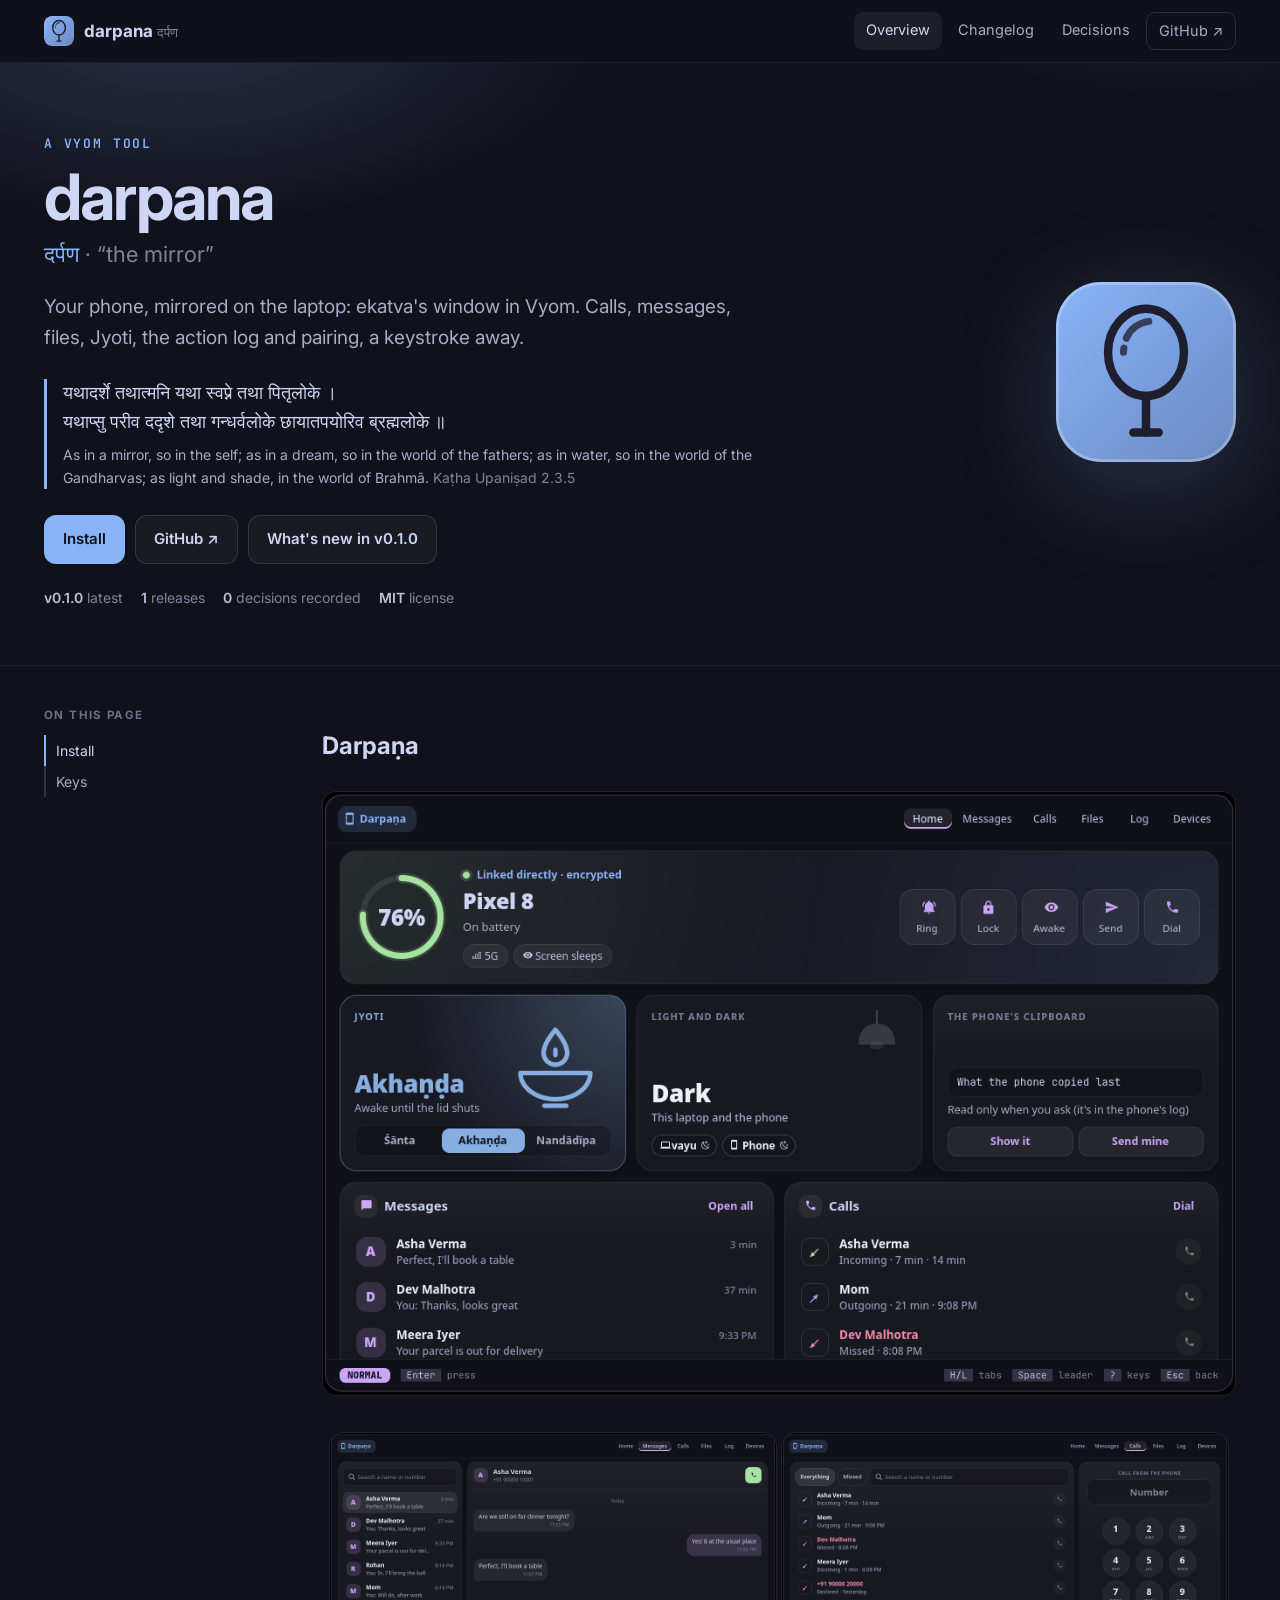
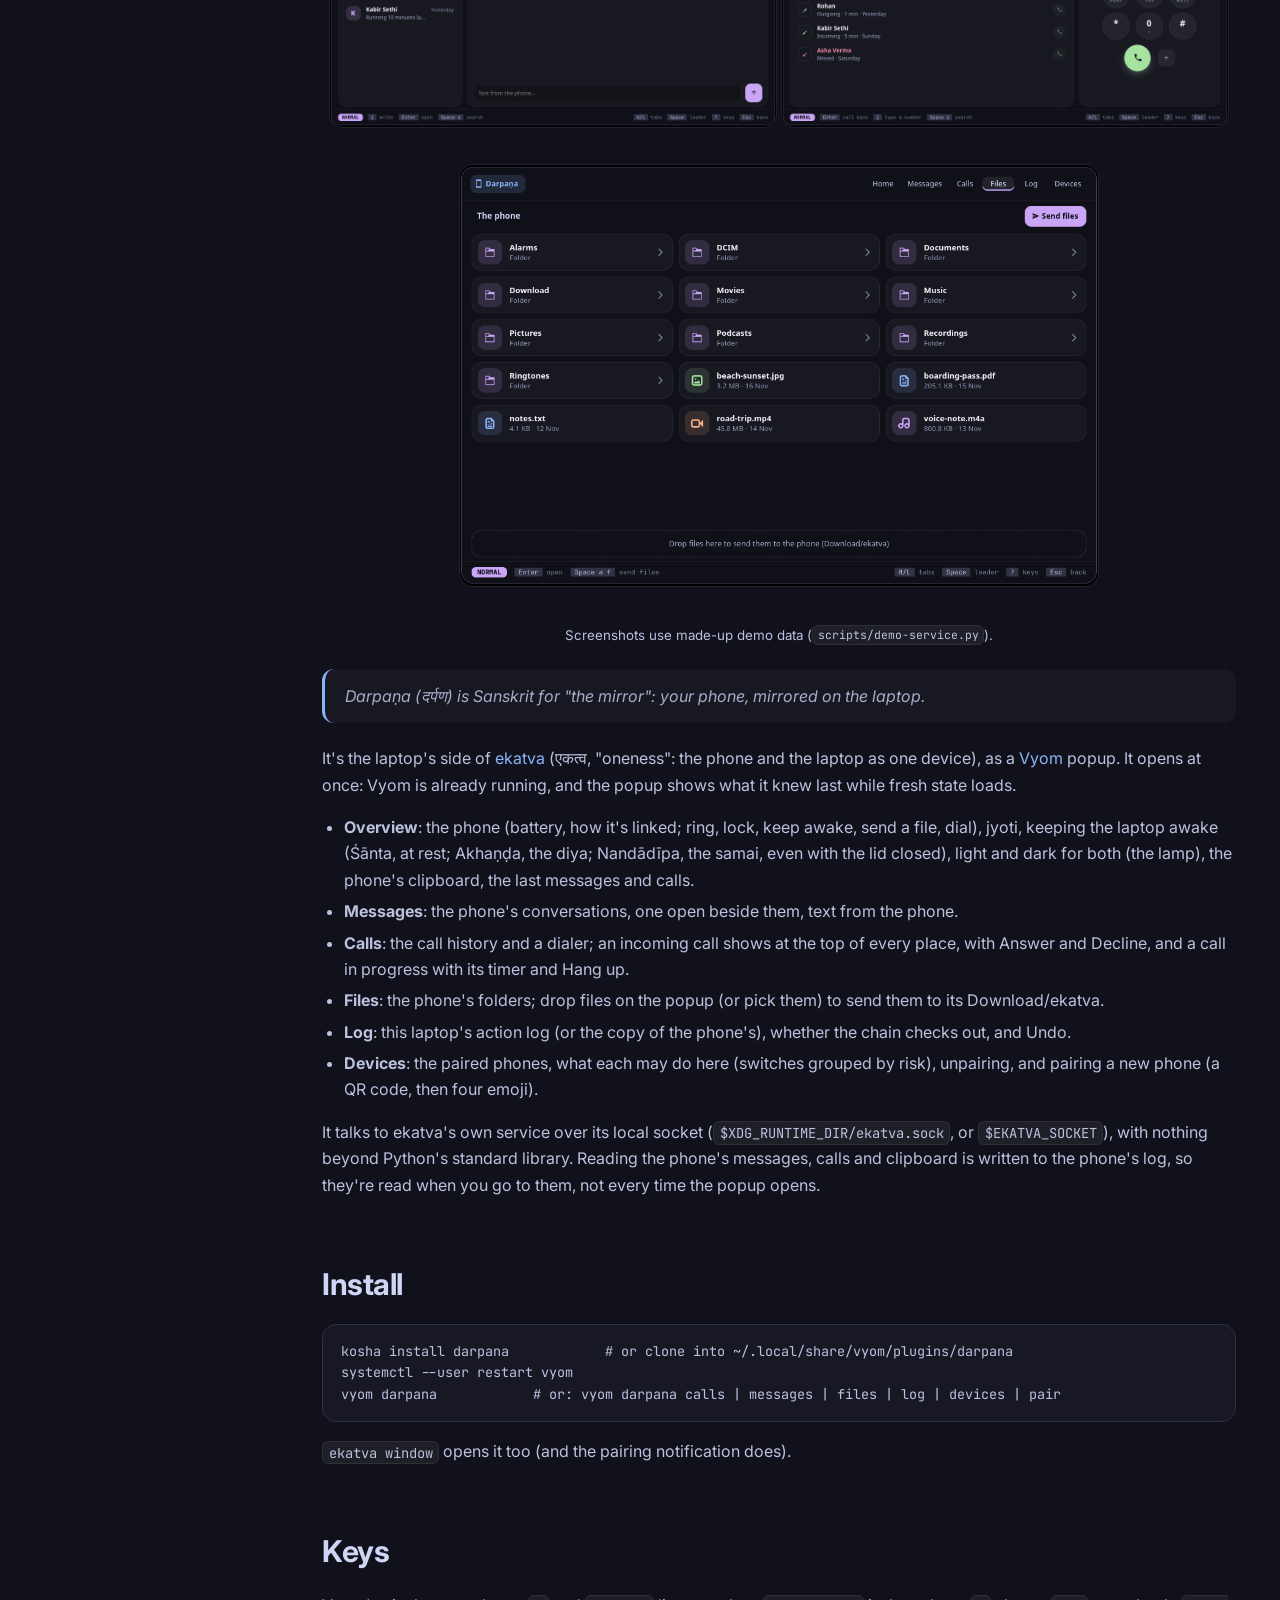
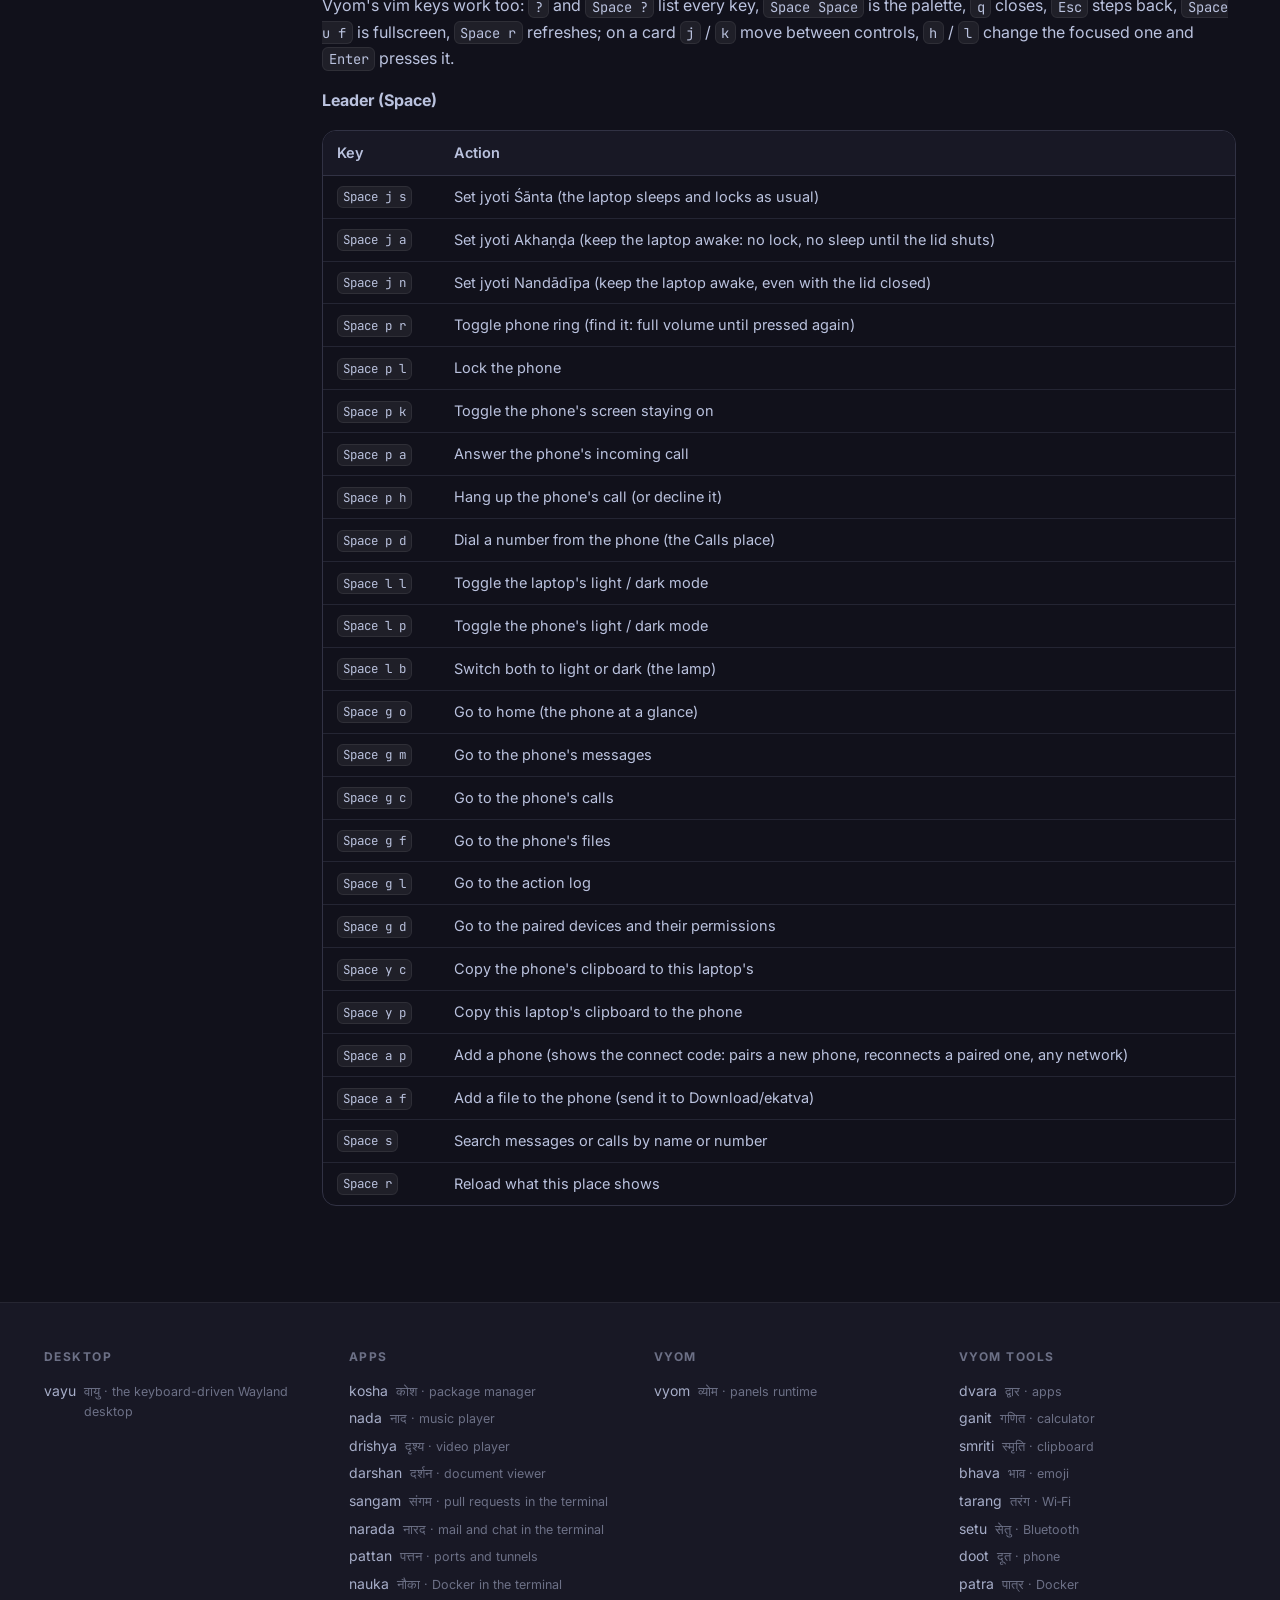
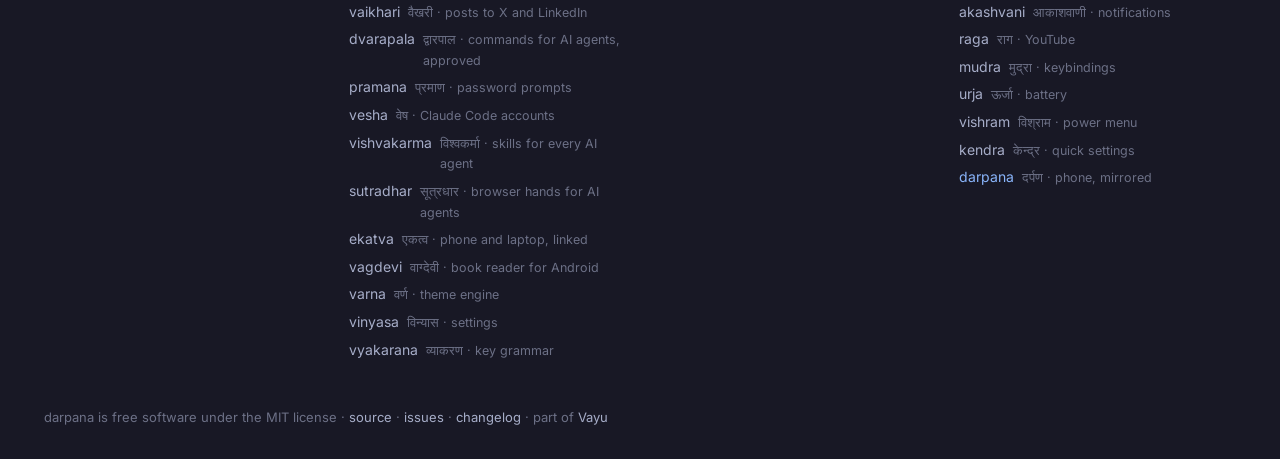
<file: docs/index.html>
<!doctype html>
<html lang="en">
<head>
<meta charset="utf-8">
<meta name="viewport" content="width=device-width, initial-scale=1">
<title>darpana · Your phone, mirrored on the laptop: ekatva&#x27;s window in Vyom. Calls, messages, files, Jyoti, the action log and pairing, a keystroke away.</title>
<meta name="description" content="Your phone, mirrored on the laptop: ekatva&#x27;s window in Vyom. Calls, messages, files, Jyoti, the action log and pairing, a keystroke away.">
<meta property="og:title" content="darpana · Your phone, mirrored on the laptop: ekatva&#x27;s window in Vyom. Calls, messages, files, Jyoti, the action log and pairing, a keystroke away.">
<meta property="og:description" content="Your phone, mirrored on the laptop: ekatva&#x27;s window in Vyom. Calls, messages, files, Jyoti, the action log and pairing, a keystroke away.">
<meta name="theme-color" content="#11111b">
<link rel="icon" href="assets/logo.svg" type="image/svg+xml">
<link rel="preconnect" href="https://fonts.googleapis.com">
<link href="https://fonts.googleapis.com/css2?family=Inter:wght@400;500;600;700;800&family=JetBrains+Mono:wght@400;600&display=swap" rel="stylesheet">
<link rel="stylesheet" href="assets/site.css">
<style>:root{--accent:#89b4fa;--glow:#89b4fa33}</style>
</head>
<body>
<header class="top"><div class="in">
<a class="brand" href="index.html"><img src="assets/logo.svg" alt=""><span>darpana <small>दर्पण</small></span></a>
<nav><a href="index.html" class="on">Overview</a><a href="changelog.html" class="">Changelog</a><a href="adr/index.html" class=" hide">Decisions</a><a class="gh" href="https://github.com/Theyashsawarkar/darpana">GitHub ↗</a></nav></div></header>
<section class="hero"><div class="in"><div>
<div class="eyebrow">a Vyom tool</div>
<h1>darpana</h1>
<div class="sa">दर्पण <span>· “the mirror”</span></div>
<p class="lead">Your phone, mirrored on the laptop: ekatva&#x27;s window in Vyom. Calls, messages, files, Jyoti, the action log and pairing, a keystroke away.</p>
<figure class="shloka"><p lang="sa">यथादर्शे तथात्मनि यथा स्वप्ने तथा पितृलोके ।<br>यथाप्सु परीव ददृशे तथा गन्धर्वलोके छायातपयोरिव ब्रह्मलोके ॥</p><figcaption>As in a mirror, so in the self; as in a dream, so in the world of the fathers; as in water, so in the world of the Gandharvas; as light and shade, in the world of Brahmā. <cite>Kaṭha Upaniṣad 2.3.5</cite></figcaption></figure>
<div class="cta"><a class="btn primary" href="#install">Install</a><a class="btn" href="https://github.com/Theyashsawarkar/darpana">GitHub ↗</a>
<a class="btn" href="changelog.html">What's new in v0.1.0</a></div>
<div class="meta"><span><b>v0.1.0</b> latest</span><span><b>1</b> releases</span><span><b>0</b> decisions recorded</span><span><b>MIT</b> license</span></div>
</div><img class="logo" src="assets/logo.svg" alt="darpana logo"></div></section>
<div class="wrap"><aside class="toc"><b>On this page</b><a class="l2" href="#install">Install</a><a class="l2" href="#keys">Keys</a></aside><article>
<h1 id="darpaṇa"><a class="anchor" href="#darpaṇa">#</a>Darpaṇa</h1>
<p align="center">
  <img alt="Darpaṇa: the phone at a glance (battery, link, ring, lock), Jyoti with its lamp, light and dark, the phone's clipboard, the last messages and calls" src="assets/screenshots/home.png" width="100%">
</p>
<p align="center">
  <img alt="Messages: the phone's conversations with search, one open, a box to text from the phone" src="assets/screenshots/messages.png" width="49%">
  <img alt="Calls: the call history with search and a dialer" src="assets/screenshots/calls.png" width="49%">
</p>
<p align="center">
  <img alt="Files: the phone's folders and files as cards, sending files to it" src="assets/screenshots/files.png" width="70%">
</p>
<p align="center"><sub>Screenshots use made-up demo data (<code>scripts/demo-service.py</code>).</sub></p>
<blockquote><p><em>Darpaṇa</em> (दर्पण) is Sanskrit for "the mirror": your phone, mirrored on the laptop.</p></blockquote>
<p>It's the laptop's side of <a href="https://github.com/Theyashsawarkar/ekatva">ekatva</a> (एकत्व, "oneness": the phone and the laptop as one device), as a <a href="https://github.com/Theyashsawarkar/vyom">Vyom</a> popup. It opens at once: Vyom is already running, and the popup shows what it knew last while fresh state loads.</p>
<ul><li><strong>Overview</strong>: the phone (battery, how it's linked; ring, lock, keep awake, send a file, dial), jyoti, keeping the laptop awake (Śānta, at rest; Akhaṇḍa, the diya; Nandādīpa, the samai, even with the lid closed), light and dark for both (the lamp), the phone's clipboard, the last messages and calls.</li><li><strong>Messages</strong>: the phone's conversations, one open beside them, text from the phone.</li><li><strong>Calls</strong>: the call history and a dialer; an incoming call shows at the top of every place, with Answer and Decline, and a call in progress with its timer and Hang up.</li><li><strong>Files</strong>: the phone's folders; drop files on the popup (or pick them) to send them to its Download/ekatva.</li><li><strong>Log</strong>: this laptop's action log (or the copy of the phone's), whether the chain checks out, and Undo.</li><li><strong>Devices</strong>: the paired phones, what each may do here (switches grouped by risk), unpairing, and pairing a new phone (a QR code, then four emoji).</li></ul>
<p>It talks to ekatva's own service over its local socket (<code>$XDG_RUNTIME_DIR/ekatva.sock</code>, or <code>$EKATVA_SOCKET</code>), with nothing beyond Python's standard library. Reading the phone's messages, calls and clipboard is written to the phone's log, so they're read when you go to them, not every time the popup opens.</p>
<h2 id="install"><a class="anchor" href="#install">#</a>Install</h2>
<pre class="code" data-lang="sh"><code>kosha install darpana            # or clone into ~/.local/share/vyom/plugins/darpana
systemctl --user restart vyom
vyom darpana            # or: vyom darpana calls | messages | files | log | devices | pair</code></pre>
<p><code>ekatva window</code> opens it too (and the pairing notification does).</p>
<h2 id="keys"><a class="anchor" href="#keys">#</a>Keys</h2>
<!-- KEYS (generated by scripts/keybinds.py from darpana/vim.py) -->
<p>Vyom's vim keys work too: <code>?</code> and <code>Space ?</code> list every key, <code>Space Space</code> is the palette, <code>q</code> closes, <code>Esc</code> steps back, <code>Space u f</code> is fullscreen, <code>Space r</code> refreshes; on a card <code>j</code> / <code>k</code> move between controls, <code>h</code> / <code>l</code> change the focused one and <code>Enter</code> presses it.</p>
<p><strong>Leader (Space)</strong></p>
<div class="table"><table><thead><tr><th>Key</th><th>Action</th></tr></thead><tbody><tr><td><code>Space j s</code></td><td>Set jyoti Śānta (the laptop sleeps and locks as usual)</td></tr><tr><td><code>Space j a</code></td><td>Set jyoti Akhaṇḍa (keep the laptop awake: no lock, no sleep until the lid shuts)</td></tr><tr><td><code>Space j n</code></td><td>Set jyoti Nandādīpa (keep the laptop awake, even with the lid closed)</td></tr><tr><td><code>Space p r</code></td><td>Toggle phone ring (find it: full volume until pressed again)</td></tr><tr><td><code>Space p l</code></td><td>Lock the phone</td></tr><tr><td><code>Space p k</code></td><td>Toggle the phone's screen staying on</td></tr><tr><td><code>Space p a</code></td><td>Answer the phone's incoming call</td></tr><tr><td><code>Space p h</code></td><td>Hang up the phone's call (or decline it)</td></tr><tr><td><code>Space p d</code></td><td>Dial a number from the phone (the Calls place)</td></tr><tr><td><code>Space l l</code></td><td>Toggle the laptop's light / dark mode</td></tr><tr><td><code>Space l p</code></td><td>Toggle the phone's light / dark mode</td></tr><tr><td><code>Space l b</code></td><td>Switch both to light or dark (the lamp)</td></tr><tr><td><code>Space g o</code></td><td>Go to home (the phone at a glance)</td></tr><tr><td><code>Space g m</code></td><td>Go to the phone's messages</td></tr><tr><td><code>Space g c</code></td><td>Go to the phone's calls</td></tr><tr><td><code>Space g f</code></td><td>Go to the phone's files</td></tr><tr><td><code>Space g l</code></td><td>Go to the action log</td></tr><tr><td><code>Space g d</code></td><td>Go to the paired devices and their permissions</td></tr><tr><td><code>Space y c</code></td><td>Copy the phone's clipboard to this laptop's</td></tr><tr><td><code>Space y p</code></td><td>Copy this laptop's clipboard to the phone</td></tr><tr><td><code>Space a p</code></td><td>Add a phone (shows the connect code: pairs a new phone, reconnects a paired one, any network)</td></tr><tr><td><code>Space a f</code></td><td>Add a file to the phone (send it to Download/ekatva)</td></tr><tr><td><code>Space s</code></td><td>Search messages or calls by name or number</td></tr><tr><td><code>Space r</code></td><td>Reload what this place shows</td></tr></tbody></table></div>
<!-- END KEYS -->
</article></div>
<footer><div class="in"><div><h4>Desktop</h4><a href="https://vayu.theyashsawarkar.dev/" class="">vayu <span>वायु · the keyboard-driven Wayland desktop</span></a></div><div><h4>Apps</h4><a href="https://kosha.theyashsawarkar.dev/" class="">kosha <span>कोश · package manager</span></a><a href="https://nada.theyashsawarkar.dev/" class="">nada <span>नाद · music player</span></a><a href="https://drishya.theyashsawarkar.dev/" class="">drishya <span>दृश्य · video player</span></a><a href="https://darshan.theyashsawarkar.dev/" class="">darshan <span>दर्शन · document viewer</span></a><a href="https://sangam.theyashsawarkar.dev/" class="">sangam <span>संगम · pull requests in the terminal</span></a><a href="https://narada.theyashsawarkar.dev/" class="">narada <span>नारद · mail and chat in the terminal</span></a><a href="https://pattan.theyashsawarkar.dev/" class="">pattan <span>पत्तन · ports and tunnels</span></a><a href="https://nauka.theyashsawarkar.dev/" class="">nauka <span>नौका · Docker in the terminal</span></a><a href="https://vaikhari.theyashsawarkar.dev/" class="">vaikhari <span>वैखरी · posts to X and LinkedIn</span></a><a href="https://dvarapala.theyashsawarkar.dev/" class="">dvarapala <span>द्वारपाल · commands for AI agents, approved</span></a><a href="https://pramana.theyashsawarkar.dev/" class="">pramana <span>प्रमाण · password prompts</span></a><a href="https://vesha.theyashsawarkar.dev/" class="">vesha <span>वेष · Claude Code accounts</span></a><a href="https://vishvakarma.theyashsawarkar.dev/" class="">vishvakarma <span>विश्वकर्मा · skills for every AI agent</span></a><a href="https://sutradhar.theyashsawarkar.dev/" class="">sutradhar <span>सूत्रधार · browser hands for AI agents</span></a><a href="https://ekatva.theyashsawarkar.dev/" class="">ekatva <span>एकत्व · phone and laptop, linked</span></a><a href="https://vagdevi.theyashsawarkar.dev/" class="">vagdevi <span>वाग्देवी · book reader for Android</span></a><a href="https://varna.theyashsawarkar.dev/" class="">varna <span>वर्ण · theme engine</span></a><a href="https://vinyasa.theyashsawarkar.dev/" class="">vinyasa <span>विन्यास · settings</span></a><a href="https://vyakarana.theyashsawarkar.dev/" class="">vyakarana <span>व्याकरण · key grammar</span></a></div><div><h4>Vyom</h4><a href="https://vyom.theyashsawarkar.dev/" class="">vyom <span>व्योम · panels runtime</span></a></div><div><h4>Vyom tools</h4><a href="https://dvara.theyashsawarkar.dev/" class="">dvara <span>द्वार · apps</span></a><a href="https://ganit.theyashsawarkar.dev/" class="">ganit <span>गणित · calculator</span></a><a href="https://smriti.theyashsawarkar.dev/" class="">smriti <span>स्मृति · clipboard</span></a><a href="https://bhava.theyashsawarkar.dev/" class="">bhava <span>भाव · emoji</span></a><a href="https://tarang.theyashsawarkar.dev/" class="">tarang <span>तरंग · Wi‑Fi</span></a><a href="https://setu.theyashsawarkar.dev/" class="">setu <span>सेतु · Bluetooth</span></a><a href="https://doot.theyashsawarkar.dev/" class="">doot <span>दूत · phone</span></a><a href="https://patra.theyashsawarkar.dev/" class="">patra <span>पात्र · Docker</span></a><a href="https://akashvani.theyashsawarkar.dev/" class="">akashvani <span>आकाशवाणी · notifications</span></a><a href="https://raga.theyashsawarkar.dev/" class="">raga <span>राग · YouTube</span></a><a href="https://mudra.theyashsawarkar.dev/" class="">mudra <span>मुद्रा · keybindings</span></a><a href="https://urja.theyashsawarkar.dev/" class="">urja <span>ऊर्जा · battery</span></a><a href="https://vishram.theyashsawarkar.dev/" class="">vishram <span>विश्राम · power menu</span></a><a href="https://kendra.theyashsawarkar.dev/" class="">kendra <span>केन्द्र · quick settings</span></a><a href="https://darpana.theyashsawarkar.dev/" class="me">darpana <span>दर्पण · phone, mirrored</span></a></div></div>
<div class="bottom">darpana is free software under the MIT license · <a href="https://github.com/Theyashsawarkar/darpana">source</a> · <a href="https://github.com/Theyashsawarkar/darpana/issues">issues</a> · <a href="changelog.html">changelog</a> · part of <a href="https://vayu.theyashsawarkar.dev/">Vayu</a></div></footer>
<script>
document.querySelectorAll('pre.code').forEach(p=>{const b=document.createElement('button');b.className='copy';b.textContent='Copy';
b.onclick=()=>{navigator.clipboard.writeText(p.innerText.replace(/^Copy/,'')).then(()=>{b.textContent='Copied';setTimeout(()=>b.textContent='Copy',1200)})};p.appendChild(b)});
const links=[...document.querySelectorAll('.toc a')];if(links.length){const hs=links.map(a=>document.getElementById(a.hash.slice(1))).filter(Boolean);
const on=()=>{let cur=hs[0];for(const h of hs){if(h.getBoundingClientRect().top<120)cur=h}links.forEach(a=>a.classList.toggle('on',cur&&a.hash==='#'+cur.id))};
addEventListener('scroll',on,{passive:true});on()}
</script>
</body>
</html>
</file>
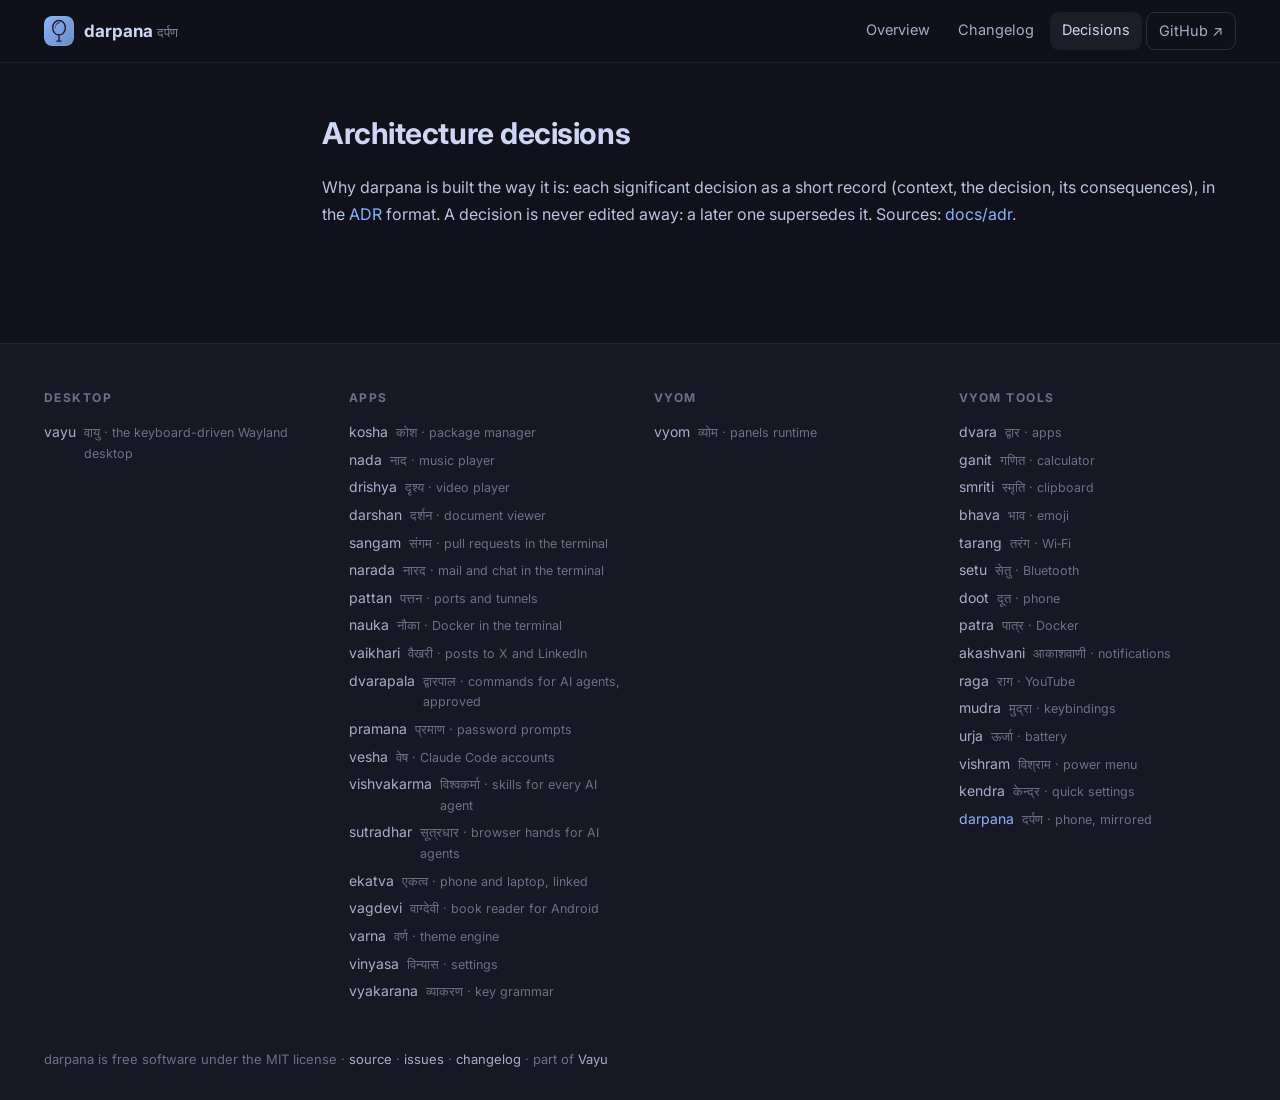
<file: docs/adr/index.html>
<!doctype html>
<html lang="en">
<head>
<meta charset="utf-8">
<meta name="viewport" content="width=device-width, initial-scale=1">
<title>Decisions · darpana</title>
<meta name="description" content="Your phone, mirrored on the laptop: ekatva&#x27;s window in Vyom. Calls, messages, files, Jyoti, the action log and pairing, a keystroke away.">
<meta property="og:title" content="Decisions · darpana">
<meta property="og:description" content="Your phone, mirrored on the laptop: ekatva&#x27;s window in Vyom. Calls, messages, files, Jyoti, the action log and pairing, a keystroke away.">
<meta name="theme-color" content="#11111b">
<link rel="icon" href="../assets/logo.svg" type="image/svg+xml">
<link rel="preconnect" href="https://fonts.googleapis.com">
<link href="https://fonts.googleapis.com/css2?family=Inter:wght@400;500;600;700;800&family=JetBrains+Mono:wght@400;600&display=swap" rel="stylesheet">
<link rel="stylesheet" href="../assets/site.css">
<style>:root{--accent:#89b4fa;--glow:#89b4fa33}</style>
</head>
<body>
<header class="top"><div class="in">
<a class="brand" href="../index.html"><img src="../assets/logo.svg" alt=""><span>darpana <small>दर्पण</small></span></a>
<nav><a href="../index.html" class="">Overview</a><a href="../changelog.html" class="">Changelog</a><a href="../adr/index.html" class="on hide">Decisions</a><a class="gh" href="https://github.com/Theyashsawarkar/darpana">GitHub ↗</a></nav></div></header>

<div class="wrap"><aside class="toc"></aside><article>
<h2>Architecture decisions</h2><p>Why darpana is built the way it is: each significant decision as a short record (context, the decision, its consequences), in the <a href="https://cognitect.com/blog/2011/11/15/documenting-architecture-decisions">ADR</a> format. A decision is never edited away: a later one supersedes it. Sources: <a href="https://github.com/Theyashsawarkar/darpana/tree/main/docs/adr">docs/adr</a>.</p><div class="cards"></div>
</article></div>
<footer><div class="in"><div><h4>Desktop</h4><a href="https://vayu.theyashsawarkar.dev/" class="">vayu <span>वायु · the keyboard-driven Wayland desktop</span></a></div><div><h4>Apps</h4><a href="https://kosha.theyashsawarkar.dev/" class="">kosha <span>कोश · package manager</span></a><a href="https://nada.theyashsawarkar.dev/" class="">nada <span>नाद · music player</span></a><a href="https://drishya.theyashsawarkar.dev/" class="">drishya <span>दृश्य · video player</span></a><a href="https://darshan.theyashsawarkar.dev/" class="">darshan <span>दर्शन · document viewer</span></a><a href="https://sangam.theyashsawarkar.dev/" class="">sangam <span>संगम · pull requests in the terminal</span></a><a href="https://narada.theyashsawarkar.dev/" class="">narada <span>नारद · mail and chat in the terminal</span></a><a href="https://pattan.theyashsawarkar.dev/" class="">pattan <span>पत्तन · ports and tunnels</span></a><a href="https://nauka.theyashsawarkar.dev/" class="">nauka <span>नौका · Docker in the terminal</span></a><a href="https://vaikhari.theyashsawarkar.dev/" class="">vaikhari <span>वैखरी · posts to X and LinkedIn</span></a><a href="https://dvarapala.theyashsawarkar.dev/" class="">dvarapala <span>द्वारपाल · commands for AI agents, approved</span></a><a href="https://pramana.theyashsawarkar.dev/" class="">pramana <span>प्रमाण · password prompts</span></a><a href="https://vesha.theyashsawarkar.dev/" class="">vesha <span>वेष · Claude Code accounts</span></a><a href="https://vishvakarma.theyashsawarkar.dev/" class="">vishvakarma <span>विश्वकर्मा · skills for every AI agent</span></a><a href="https://sutradhar.theyashsawarkar.dev/" class="">sutradhar <span>सूत्रधार · browser hands for AI agents</span></a><a href="https://ekatva.theyashsawarkar.dev/" class="">ekatva <span>एकत्व · phone and laptop, linked</span></a><a href="https://vagdevi.theyashsawarkar.dev/" class="">vagdevi <span>वाग्देवी · book reader for Android</span></a><a href="https://varna.theyashsawarkar.dev/" class="">varna <span>वर्ण · theme engine</span></a><a href="https://vinyasa.theyashsawarkar.dev/" class="">vinyasa <span>विन्यास · settings</span></a><a href="https://vyakarana.theyashsawarkar.dev/" class="">vyakarana <span>व्याकरण · key grammar</span></a></div><div><h4>Vyom</h4><a href="https://vyom.theyashsawarkar.dev/" class="">vyom <span>व्योम · panels runtime</span></a></div><div><h4>Vyom tools</h4><a href="https://dvara.theyashsawarkar.dev/" class="">dvara <span>द्वार · apps</span></a><a href="https://ganit.theyashsawarkar.dev/" class="">ganit <span>गणित · calculator</span></a><a href="https://smriti.theyashsawarkar.dev/" class="">smriti <span>स्मृति · clipboard</span></a><a href="https://bhava.theyashsawarkar.dev/" class="">bhava <span>भाव · emoji</span></a><a href="https://tarang.theyashsawarkar.dev/" class="">tarang <span>तरंग · Wi‑Fi</span></a><a href="https://setu.theyashsawarkar.dev/" class="">setu <span>सेतु · Bluetooth</span></a><a href="https://doot.theyashsawarkar.dev/" class="">doot <span>दूत · phone</span></a><a href="https://patra.theyashsawarkar.dev/" class="">patra <span>पात्र · Docker</span></a><a href="https://akashvani.theyashsawarkar.dev/" class="">akashvani <span>आकाशवाणी · notifications</span></a><a href="https://raga.theyashsawarkar.dev/" class="">raga <span>राग · YouTube</span></a><a href="https://mudra.theyashsawarkar.dev/" class="">mudra <span>मुद्रा · keybindings</span></a><a href="https://urja.theyashsawarkar.dev/" class="">urja <span>ऊर्जा · battery</span></a><a href="https://vishram.theyashsawarkar.dev/" class="">vishram <span>विश्राम · power menu</span></a><a href="https://kendra.theyashsawarkar.dev/" class="">kendra <span>केन्द्र · quick settings</span></a><a href="https://darpana.theyashsawarkar.dev/" class="me">darpana <span>दर्पण · phone, mirrored</span></a></div></div>
<div class="bottom">darpana is free software under the MIT license · <a href="https://github.com/Theyashsawarkar/darpana">source</a> · <a href="https://github.com/Theyashsawarkar/darpana/issues">issues</a> · <a href="../changelog.html">changelog</a> · part of <a href="https://vayu.theyashsawarkar.dev/">Vayu</a></div></footer>
<script>
document.querySelectorAll('pre.code').forEach(p=>{const b=document.createElement('button');b.className='copy';b.textContent='Copy';
b.onclick=()=>{navigator.clipboard.writeText(p.innerText.replace(/^Copy/,'')).then(()=>{b.textContent='Copied';setTimeout(()=>b.textContent='Copy',1200)})};p.appendChild(b)});
const links=[...document.querySelectorAll('.toc a')];if(links.length){const hs=links.map(a=>document.getElementById(a.hash.slice(1))).filter(Boolean);
const on=()=>{let cur=hs[0];for(const h of hs){if(h.getBoundingClientRect().top<120)cur=h}links.forEach(a=>a.classList.toggle('on',cur&&a.hash==='#'+cur.id))};
addEventListener('scroll',on,{passive:true});on()}
</script>
</body>
</html>
</file>
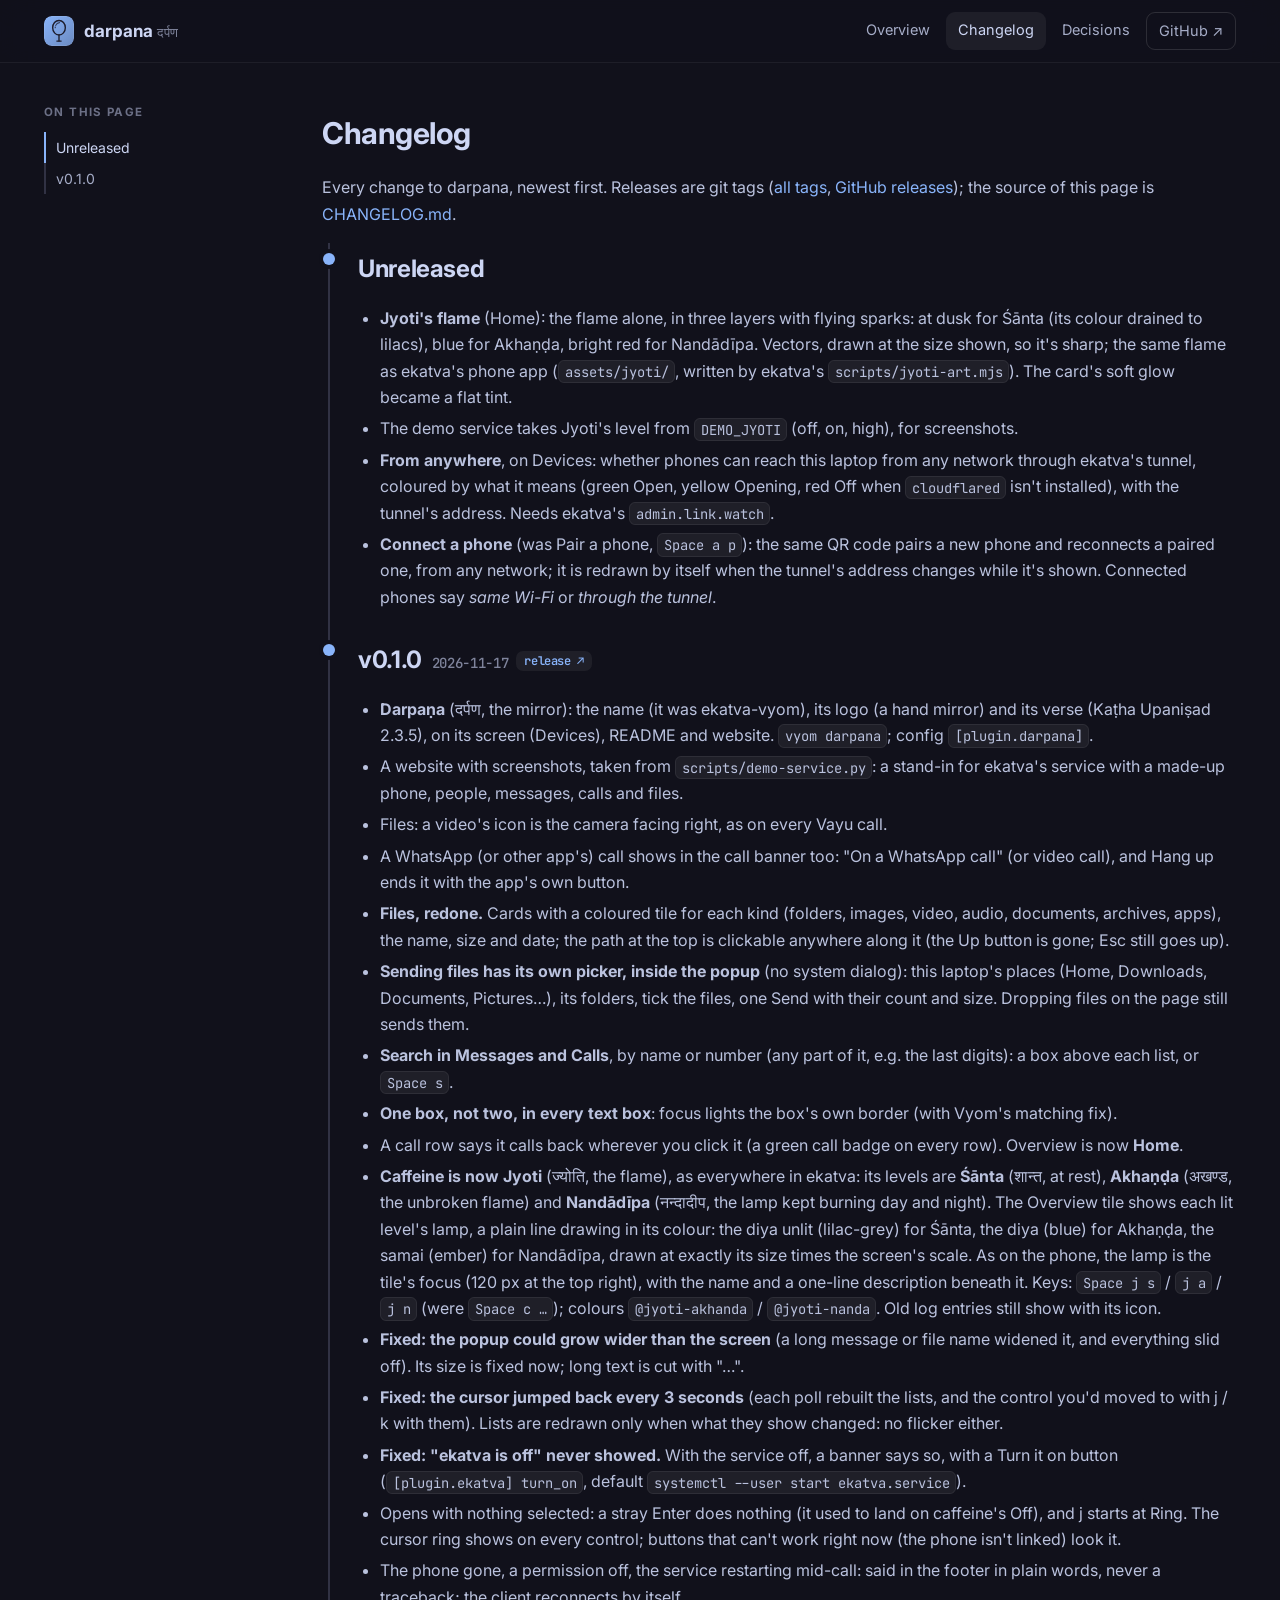
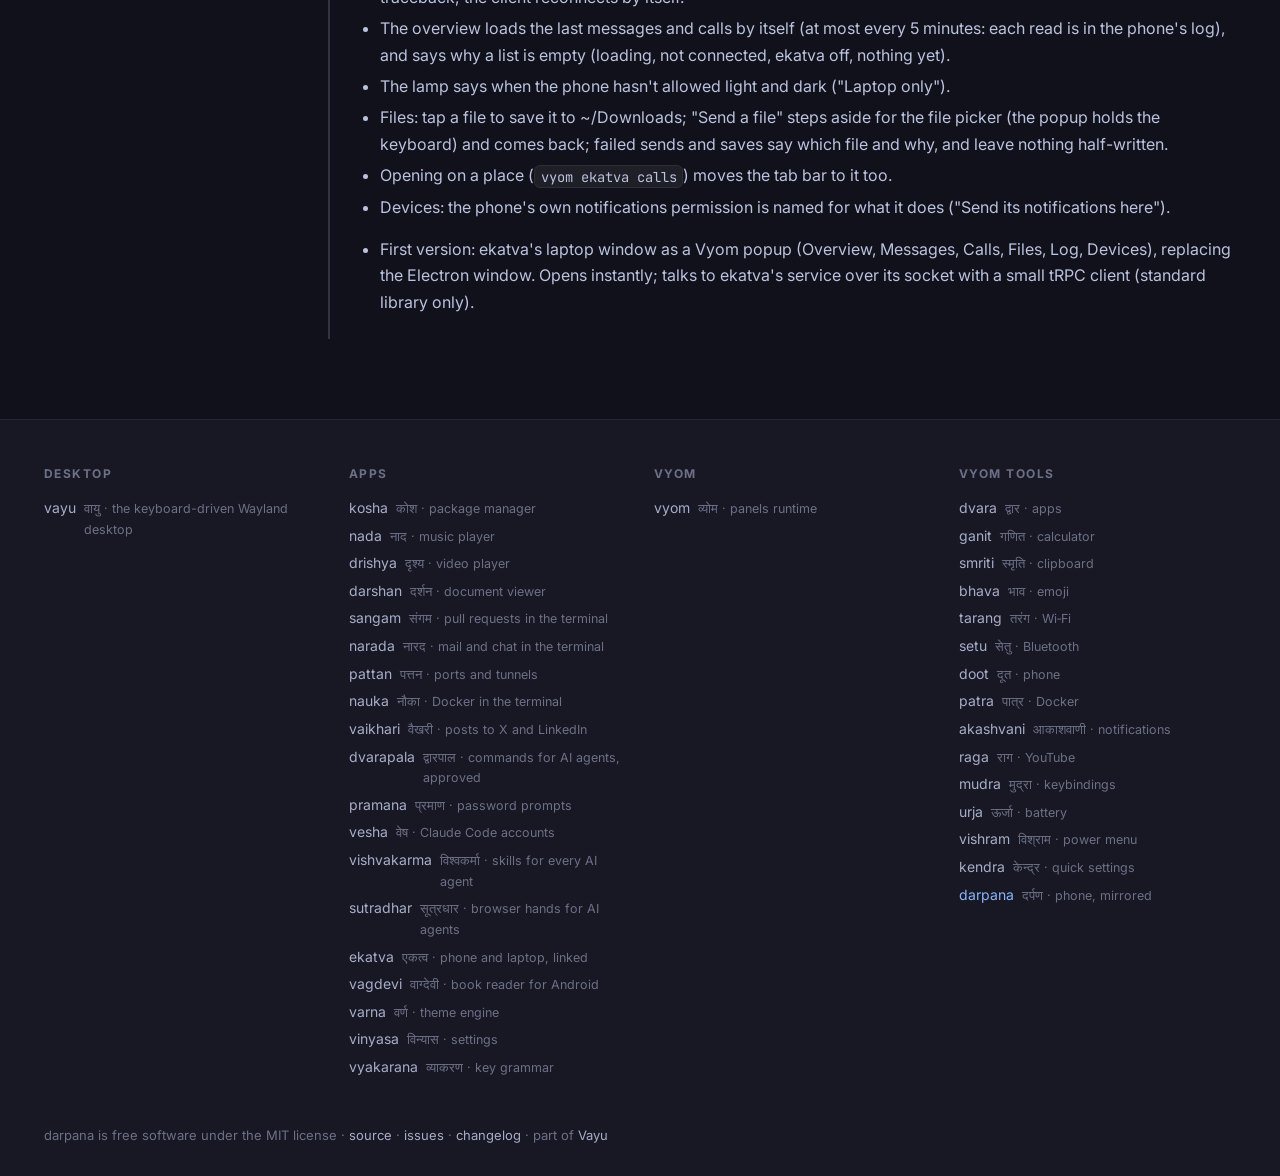
<file: docs/changelog.html>
<!doctype html>
<html lang="en">
<head>
<meta charset="utf-8">
<meta name="viewport" content="width=device-width, initial-scale=1">
<title>Changelog · darpana</title>
<meta name="description" content="Your phone, mirrored on the laptop: ekatva&#x27;s window in Vyom. Calls, messages, files, Jyoti, the action log and pairing, a keystroke away.">
<meta property="og:title" content="Changelog · darpana">
<meta property="og:description" content="Your phone, mirrored on the laptop: ekatva&#x27;s window in Vyom. Calls, messages, files, Jyoti, the action log and pairing, a keystroke away.">
<meta name="theme-color" content="#11111b">
<link rel="icon" href="assets/logo.svg" type="image/svg+xml">
<link rel="preconnect" href="https://fonts.googleapis.com">
<link href="https://fonts.googleapis.com/css2?family=Inter:wght@400;500;600;700;800&family=JetBrains+Mono:wght@400;600&display=swap" rel="stylesheet">
<link rel="stylesheet" href="assets/site.css">
<style>:root{--accent:#89b4fa;--glow:#89b4fa33}</style>
</head>
<body>
<header class="top"><div class="in">
<a class="brand" href="index.html"><img src="assets/logo.svg" alt=""><span>darpana <small>दर्पण</small></span></a>
<nav><a href="index.html" class="">Overview</a><a href="changelog.html" class="on">Changelog</a><a href="adr/index.html" class=" hide">Decisions</a><a class="gh" href="https://github.com/Theyashsawarkar/darpana">GitHub ↗</a></nav></div></header>

<div class="wrap"><aside class="toc"><b>On this page</b><a class="l2" href="#unreleased">Unreleased</a><a class="l2" href="#v010">v0.1.0</a></aside><article>
<h2>Changelog</h2><p>Every change to darpana, newest first. Releases are git tags (<a href="https://github.com/Theyashsawarkar/darpana/tags">all tags</a>, <a href="https://github.com/Theyashsawarkar/darpana/releases">GitHub releases</a>); the source of this page is <a href="https://github.com/Theyashsawarkar/darpana/blob/main/CHANGELOG.md">CHANGELOG.md</a>.</p><section class="release"><h2 id="unreleased">Unreleased<span class="date"></span></h2><ul><li><strong>Jyoti's flame</strong> (Home): the flame alone, in three layers with flying sparks: at dusk for Śānta (its colour drained to lilacs), blue for Akhaṇḍa, bright red for Nandādīpa. Vectors, drawn at the size shown, so it's sharp; the same flame as ekatva's phone app (<code>assets/jyoti/</code>, written by ekatva's <code>scripts/jyoti-art.mjs</code>). The card's soft glow became a flat tint.</li><li>The demo service takes Jyoti's level from <code>DEMO_JYOTI</code> (off, on, high), for screenshots.</li><li><strong>From anywhere</strong>, on Devices: whether phones can reach this laptop from any network through ekatva's tunnel, coloured by what it means (green Open, yellow Opening, red Off when <code>cloudflared</code> isn't installed), with the tunnel's address. Needs ekatva's <code>admin.link.watch</code>.</li><li><strong>Connect a phone</strong> (was Pair a phone, <code>Space a p</code>): the same QR code pairs a new phone and reconnects a paired one, from any network; it is redrawn by itself when the tunnel's address changes while it's shown. Connected phones say <em>same Wi-Fi</em> or <em>through the tunnel</em>.</li></ul></section><section class="release"><h2 id="v010">v0.1.0<span class="date">2026-11-17</span><a class="tag" href="https://github.com/Theyashsawarkar/darpana/releases/tag/v0.1.0">release ↗</a></h2><ul><li><strong>Darpaṇa</strong> (दर्पण, the mirror): the name (it was ekatva-vyom), its logo (a hand mirror) and its verse (Kaṭha Upaniṣad 2.3.5), on its screen (Devices), README and website. <code>vyom darpana</code>; config <code>[plugin.darpana]</code>.</li><li>A website with screenshots, taken from <code>scripts/demo-service.py</code>: a stand-in for ekatva's service with a made-up phone, people, messages, calls and files.</li><li>Files: a video's icon is the camera facing right, as on every Vayu call.</li><li>A WhatsApp (or other app's) call shows in the call banner too: "On a WhatsApp call" (or video call), and Hang up ends it with the app's own button.</li><li><strong>Files, redone.</strong> Cards with a coloured tile for each kind (folders, images, video, audio, documents, archives, apps), the name, size and date; the path at the top is clickable anywhere along it (the Up button is gone; Esc still goes up).</li><li><strong>Sending files has its own picker, inside the popup</strong> (no system dialog): this laptop's places (Home, Downloads, Documents, Pictures…), its folders, tick the files, one Send with their count and size. Dropping files on the page still sends them.</li><li><strong>Search in Messages and Calls</strong>, by name or number (any part of it, e.g. the last digits): a box above each list, or <code>Space s</code>.</li><li><strong>One box, not two, in every text box</strong>: focus lights the box's own border (with Vyom's matching fix).</li><li>A call row says it calls back wherever you click it (a green call badge on every row). Overview is now <strong>Home</strong>.</li><li><strong>Caffeine is now Jyoti</strong> (ज्योति, the flame), as everywhere in ekatva: its levels are <strong>Śānta</strong> (शान्त, at rest), <strong>Akhaṇḍa</strong> (अखण्ड, the unbroken flame) and <strong>Nandādīpa</strong> (नन्दादीप, the lamp kept burning day and night). The Overview tile shows each lit level's lamp, a plain line drawing in its colour: the diya unlit (lilac-grey) for Śānta, the diya (blue) for Akhaṇḍa, the samai (ember) for Nandādīpa, drawn at exactly its size times the screen's scale. As on the phone, the lamp is the tile's focus (120 px at the top right), with the name and a one-line description beneath it. Keys: <code>Space j s</code> / <code>j a</code> / <code>j n</code> (were <code>Space c …</code>); colours <code>@jyoti-akhanda</code> / <code>@jyoti-nanda</code>. Old log entries still show with its icon.</li><li><strong>Fixed: the popup could grow wider than the screen</strong> (a long message or file name widened it, and everything slid off). Its size is fixed now; long text is cut with "…".</li><li><strong>Fixed: the cursor jumped back every 3 seconds</strong> (each poll rebuilt the lists, and the control you'd moved to with j / k with them). Lists are redrawn only when what they show changed: no flicker either.</li><li><strong>Fixed: "ekatva is off" never showed.</strong> With the service off, a banner says so, with a Turn it on button (<code>[plugin.ekatva] turn_on</code>, default <code>systemctl --user start ekatva.service</code>).</li><li>Opens with nothing selected: a stray Enter does nothing (it used to land on caffeine's Off), and j starts at Ring. The cursor ring shows on every control; buttons that can't work right now (the phone isn't linked) look it.</li><li>The phone gone, a permission off, the service restarting mid-call: said in the footer in plain words, never a traceback; the client reconnects by itself.</li><li>The overview loads the last messages and calls by itself (at most every 5 minutes: each read is in the phone's log), and says why a list is empty (loading, not connected, ekatva off, nothing yet).</li><li>The lamp says when the phone hasn't allowed light and dark ("Laptop only").</li><li>Files: tap a file to save it to ~/Downloads; "Send a file" steps aside for the file picker (the popup holds the keyboard) and comes back; failed sends and saves say which file and why, and leave nothing half-written.</li><li>Opening on a place (<code>vyom ekatva calls</code>) moves the tab bar to it too.</li><li>Devices: the phone's own notifications permission is named for what it does ("Send its notifications here").</li></ul>
<ul><li>First version: ekatva's laptop window as a Vyom popup (Overview, Messages, Calls, Files, Log, Devices), replacing the Electron window. Opens instantly; talks to ekatva's service over its socket with a small tRPC client (standard library only).</li></ul></section>
</article></div>
<footer><div class="in"><div><h4>Desktop</h4><a href="https://vayu.theyashsawarkar.dev/" class="">vayu <span>वायु · the keyboard-driven Wayland desktop</span></a></div><div><h4>Apps</h4><a href="https://kosha.theyashsawarkar.dev/" class="">kosha <span>कोश · package manager</span></a><a href="https://nada.theyashsawarkar.dev/" class="">nada <span>नाद · music player</span></a><a href="https://drishya.theyashsawarkar.dev/" class="">drishya <span>दृश्य · video player</span></a><a href="https://darshan.theyashsawarkar.dev/" class="">darshan <span>दर्शन · document viewer</span></a><a href="https://sangam.theyashsawarkar.dev/" class="">sangam <span>संगम · pull requests in the terminal</span></a><a href="https://narada.theyashsawarkar.dev/" class="">narada <span>नारद · mail and chat in the terminal</span></a><a href="https://pattan.theyashsawarkar.dev/" class="">pattan <span>पत्तन · ports and tunnels</span></a><a href="https://nauka.theyashsawarkar.dev/" class="">nauka <span>नौका · Docker in the terminal</span></a><a href="https://vaikhari.theyashsawarkar.dev/" class="">vaikhari <span>वैखरी · posts to X and LinkedIn</span></a><a href="https://dvarapala.theyashsawarkar.dev/" class="">dvarapala <span>द्वारपाल · commands for AI agents, approved</span></a><a href="https://pramana.theyashsawarkar.dev/" class="">pramana <span>प्रमाण · password prompts</span></a><a href="https://vesha.theyashsawarkar.dev/" class="">vesha <span>वेष · Claude Code accounts</span></a><a href="https://vishvakarma.theyashsawarkar.dev/" class="">vishvakarma <span>विश्वकर्मा · skills for every AI agent</span></a><a href="https://sutradhar.theyashsawarkar.dev/" class="">sutradhar <span>सूत्रधार · browser hands for AI agents</span></a><a href="https://ekatva.theyashsawarkar.dev/" class="">ekatva <span>एकत्व · phone and laptop, linked</span></a><a href="https://vagdevi.theyashsawarkar.dev/" class="">vagdevi <span>वाग्देवी · book reader for Android</span></a><a href="https://varna.theyashsawarkar.dev/" class="">varna <span>वर्ण · theme engine</span></a><a href="https://vinyasa.theyashsawarkar.dev/" class="">vinyasa <span>विन्यास · settings</span></a><a href="https://vyakarana.theyashsawarkar.dev/" class="">vyakarana <span>व्याकरण · key grammar</span></a></div><div><h4>Vyom</h4><a href="https://vyom.theyashsawarkar.dev/" class="">vyom <span>व्योम · panels runtime</span></a></div><div><h4>Vyom tools</h4><a href="https://dvara.theyashsawarkar.dev/" class="">dvara <span>द्वार · apps</span></a><a href="https://ganit.theyashsawarkar.dev/" class="">ganit <span>गणित · calculator</span></a><a href="https://smriti.theyashsawarkar.dev/" class="">smriti <span>स्मृति · clipboard</span></a><a href="https://bhava.theyashsawarkar.dev/" class="">bhava <span>भाव · emoji</span></a><a href="https://tarang.theyashsawarkar.dev/" class="">tarang <span>तरंग · Wi‑Fi</span></a><a href="https://setu.theyashsawarkar.dev/" class="">setu <span>सेतु · Bluetooth</span></a><a href="https://doot.theyashsawarkar.dev/" class="">doot <span>दूत · phone</span></a><a href="https://patra.theyashsawarkar.dev/" class="">patra <span>पात्र · Docker</span></a><a href="https://akashvani.theyashsawarkar.dev/" class="">akashvani <span>आकाशवाणी · notifications</span></a><a href="https://raga.theyashsawarkar.dev/" class="">raga <span>राग · YouTube</span></a><a href="https://mudra.theyashsawarkar.dev/" class="">mudra <span>मुद्रा · keybindings</span></a><a href="https://urja.theyashsawarkar.dev/" class="">urja <span>ऊर्जा · battery</span></a><a href="https://vishram.theyashsawarkar.dev/" class="">vishram <span>विश्राम · power menu</span></a><a href="https://kendra.theyashsawarkar.dev/" class="">kendra <span>केन्द्र · quick settings</span></a><a href="https://darpana.theyashsawarkar.dev/" class="me">darpana <span>दर्पण · phone, mirrored</span></a></div></div>
<div class="bottom">darpana is free software under the MIT license · <a href="https://github.com/Theyashsawarkar/darpana">source</a> · <a href="https://github.com/Theyashsawarkar/darpana/issues">issues</a> · <a href="changelog.html">changelog</a> · part of <a href="https://vayu.theyashsawarkar.dev/">Vayu</a></div></footer>
<script>
document.querySelectorAll('pre.code').forEach(p=>{const b=document.createElement('button');b.className='copy';b.textContent='Copy';
b.onclick=()=>{navigator.clipboard.writeText(p.innerText.replace(/^Copy/,'')).then(()=>{b.textContent='Copied';setTimeout(()=>b.textContent='Copy',1200)})};p.appendChild(b)});
const links=[...document.querySelectorAll('.toc a')];if(links.length){const hs=links.map(a=>document.getElementById(a.hash.slice(1))).filter(Boolean);
const on=()=>{let cur=hs[0];for(const h of hs){if(h.getBoundingClientRect().top<120)cur=h}links.forEach(a=>a.classList.toggle('on',cur&&a.hash==='#'+cur.id))};
addEventListener('scroll',on,{passive:true});on()}
</script>
</body>
</html>
</file>
<file: docs/assets/site.css>
:root{--crust:#11111b;--mantle:#181825;--base:#1e1e2e;--s0:#313244;--s1:#45475a;--ov0:#6c7086;--ov1:#7f849c;
--sub0:#a6adc8;--sub1:#bac2de;--text:#cdd6f4;--mauve:#cba6f7;--green:#a6e3a1;--peach:#fab387;--red:#f38ba8;--blue:#89b4fa;
--ui:"Inter","Segoe UI",system-ui,sans-serif;--mono:"JetBrains Mono","JetBrainsMono Nerd Font",ui-monospace,monospace}
*{box-sizing:border-box}html{scroll-behavior:smooth;scroll-padding-top:76px}
body{margin:0;background:var(--crust);color:var(--text);font:16px/1.65 var(--ui);-webkit-font-smoothing:antialiased}
a{color:var(--accent);text-decoration:none}a:hover{text-decoration:underline}
code{font:.86em var(--mono);background:rgba(255,255,255,.06);border:1px solid rgba(255,255,255,.07);padding:.12em .4em;border-radius:6px;color:var(--sub1)}
img{max-width:100%;height:auto}
/* nav */
.top{position:sticky;top:0;z-index:20;backdrop-filter:blur(18px) saturate(1.4);-webkit-backdrop-filter:blur(18px) saturate(1.4);
background:rgba(17,17,27,.72);border-bottom:1px solid rgba(255,255,255,.06)}
.top .in{max-width:1240px;margin:0 auto;padding:12px 24px;display:flex;align-items:center;gap:22px}
.brand{display:flex;align-items:center;gap:10px;font-weight:700;font-size:17px;color:var(--text)}
.brand img{width:30px;height:30px;border-radius:8px}.brand small{font-weight:500;color:var(--ov1);font-size:13px}
.top nav{display:flex;gap:4px;margin-left:auto;flex-wrap:wrap}
.top nav a{color:var(--sub0);padding:6px 12px;border-radius:9px;font-size:14.5px}
.top nav a:hover,.top nav a.on{background:rgba(255,255,255,.06);color:var(--text);text-decoration:none}
.top nav a.gh{border:1px solid rgba(255,255,255,.12)}
/* hero */
.hero{position:relative;overflow:hidden;border-bottom:1px solid rgba(255,255,255,.05)}
.hero:before{content:"";position:absolute;inset:-40% -10% auto;height:640px;
background:radial-gradient(600px 300px at 20% 30%,var(--glow),transparent 70%),radial-gradient(500px 300px at 85% 10%,rgba(137,180,250,.18),transparent 70%);pointer-events:none}
.hero .in{position:relative;max-width:1240px;margin:0 auto;padding:72px 24px 56px;display:grid;grid-template-columns:minmax(0,1fr) auto;gap:40px;align-items:center}
.eyebrow{font:600 13px var(--mono);letter-spacing:.14em;text-transform:uppercase;color:var(--accent)}
.hero h1{font-size:clamp(40px,6vw,64px);line-height:1.04;margin:12px 0 6px;letter-spacing:-.03em}
.hero .sa{font-size:22px;color:var(--accent);margin-bottom:18px}.hero .sa span{color:var(--ov1)}
.hero .shloka{margin:0 0 26px;padding-left:16px;border-left:3px solid var(--accent);max-width:720px}.hero .shloka p{margin:0 0 6px;font-size:18px;line-height:1.6;color:var(--text)}.hero .shloka figcaption{font-size:14px;color:var(--sub0)}.hero .shloka cite{color:var(--ov1);font-style:normal;white-space:nowrap}
.hero p.lead{font-size:19px;color:var(--sub0);max-width:720px;margin:0 0 26px}
.cta{display:flex;gap:10px;flex-wrap:wrap}
.btn{display:inline-flex;align-items:center;gap:8px;padding:11px 18px;border-radius:12px;font-weight:600;font-size:15px;border:1px solid rgba(255,255,255,.12);color:var(--text);background:rgba(255,255,255,.04)}
.btn:hover{text-decoration:none;background:rgba(255,255,255,.08)}
.btn.primary{background:var(--accent);color:var(--crust);border-color:transparent}.btn.primary:hover{filter:brightness(1.06)}
.hero .logo{width:180px;height:180px;filter:drop-shadow(0 24px 48px var(--glow))}
.meta{display:flex;gap:18px;flex-wrap:wrap;margin-top:22px;color:var(--ov1);font-size:14px}.meta b{color:var(--sub1);font-weight:600}
/* layout */
.wrap{max-width:1240px;margin:0 auto;padding:40px 24px 80px;display:grid;grid-template-columns:230px minmax(0,1fr);gap:48px}
.toc{position:sticky;top:84px;align-self:start;max-height:calc(100vh - 100px);overflow:auto;font-size:14px;padding-right:6px}
.toc b{display:block;font-size:11.5px;letter-spacing:.12em;text-transform:uppercase;color:var(--ov0);margin:0 0 10px}
.toc a{display:block;color:var(--sub0);padding:4px 10px;border-left:2px solid var(--s0)}
.toc a.l3{padding-left:22px;font-size:13px;color:var(--ov1)}
.toc a:hover,.toc a.on{color:var(--text);border-left-color:var(--accent);text-decoration:none}
article{min-width:0}
article h2{font-size:30px;letter-spacing:-.015em;margin:56px 0 14px;padding-top:6px}
article h2:first-child{margin-top:0}
article h3{font-size:20px;margin:34px 0 10px}article h4{font-size:16px;margin:24px 0 8px;color:var(--sub1)}
article p,article li{color:var(--sub1)}
article .anchor{opacity:0;margin-left:-22px;width:22px;display:inline-block;color:var(--ov0)}
article h2:hover .anchor,article h3:hover .anchor{opacity:1;text-decoration:none}
article ul,article ol{padding-left:22px}article li{margin:5px 0}
article img{border-radius:14px;border:1px solid rgba(255,255,255,.07)}
article p[align=center]{text-align:center}article p[align=center] img{margin:6px 0}
article blockquote{margin:22px 0;padding:14px 20px;border-left:3px solid var(--accent);background:rgba(255,255,255,.03);border-radius:12px}
article blockquote p{margin:0;color:var(--sub0);font-style:italic}
pre.code{position:relative;background:var(--mantle);border:1px solid var(--s0);border-radius:14px;padding:16px 18px;overflow:auto;font:13.5px/1.6 var(--mono);color:var(--sub1)}
pre.code code{background:none;border:0;padding:0;font-size:inherit;color:inherit}
pre.code .copy{position:absolute;top:8px;right:8px;font:600 11px var(--ui);padding:4px 9px;border-radius:7px;border:1px solid var(--s1);background:var(--base);color:var(--sub0);cursor:pointer;opacity:0;transition:.15s}
pre.code:hover .copy{opacity:1}
.table{overflow:auto;margin:16px 0;border:1px solid var(--s0);border-radius:14px}
table{border-collapse:collapse;width:100%;font-size:14.5px}
th{text-align:left;background:var(--mantle);color:var(--sub1);font-weight:600;padding:10px 14px;border-bottom:1px solid var(--s0)}
td{padding:9px 14px;border-bottom:1px solid rgba(49,50,68,.6);color:var(--sub1);vertical-align:top}tr:last-child td{border-bottom:0}
td code{white-space:nowrap}
/* changelog */
.release{position:relative;padding:0 0 8px 28px;border-left:2px solid var(--s0);margin-left:6px}
.release:before{content:"";position:absolute;left:-7px;top:10px;width:12px;height:12px;border-radius:50%;background:var(--accent);box-shadow:0 0 0 4px var(--crust)}
.release h2{margin-top:0;font-size:24px}.release h2 .date{font:500 14px var(--mono);color:var(--ov1);margin-left:10px}
.release .tag{font:600 12px var(--mono);padding:2px 8px;border-radius:7px;background:rgba(255,255,255,.06);color:var(--accent);margin-left:8px;vertical-align:3px}
/* adr */
.cards{display:grid;grid-template-columns:repeat(auto-fill,minmax(300px,1fr));gap:14px;margin:18px 0}
.card{display:block;background:var(--mantle);border:1px solid var(--s0);border-radius:16px;padding:18px 20px;color:var(--text)}
.card:hover{border-color:var(--accent);text-decoration:none;transform:translateY(-1px)}
.card .n{font:600 12px var(--mono);color:var(--accent)}.card h3{margin:6px 0 6px;font-size:17px}.card p{margin:0;color:var(--sub0);font-size:14px}
.status{display:inline-block;font:600 11px var(--mono);padding:2px 8px;border-radius:7px;background:rgba(166,227,161,.14);color:var(--green);text-transform:uppercase;letter-spacing:.06em}
.status.superseded,.status.deprecated{background:rgba(250,179,135,.14);color:var(--peach)}.status.proposed{background:rgba(137,180,250,.14);color:var(--blue)}
/* footer */
footer{border-top:1px solid rgba(255,255,255,.06);background:var(--mantle)}
footer .in{max-width:1240px;margin:0 auto;padding:44px 24px;display:grid;grid-template-columns:repeat(auto-fit,minmax(200px,1fr));gap:28px}
footer h4{margin:0 0 10px;font-size:12px;letter-spacing:.12em;text-transform:uppercase;color:var(--ov0)}
footer a{display:flex;gap:8px;align-items:baseline;color:var(--sub0);font-size:14px;padding:2px 0}footer a span{color:var(--ov0);font-size:12.5px}
footer a.me{color:var(--accent)}
footer .bottom{max-width:1240px;margin:0 auto;padding:0 24px 30px;color:var(--ov0);font-size:13px}
footer .bottom a{display:inline;padding:0;font-size:13px}
@media(max-width:900px){.wrap{grid-template-columns:1fr}.toc{display:none}.hero .in{grid-template-columns:1fr}.hero .logo{width:110px;height:110px;order:-1}
.top nav a:not(.gh){padding:6px 8px}}
@media(max-width:560px){.top nav a.hide{display:none}.hero .in{padding:44px 16px 36px}.wrap{padding:28px 16px 60px}}
</file>
